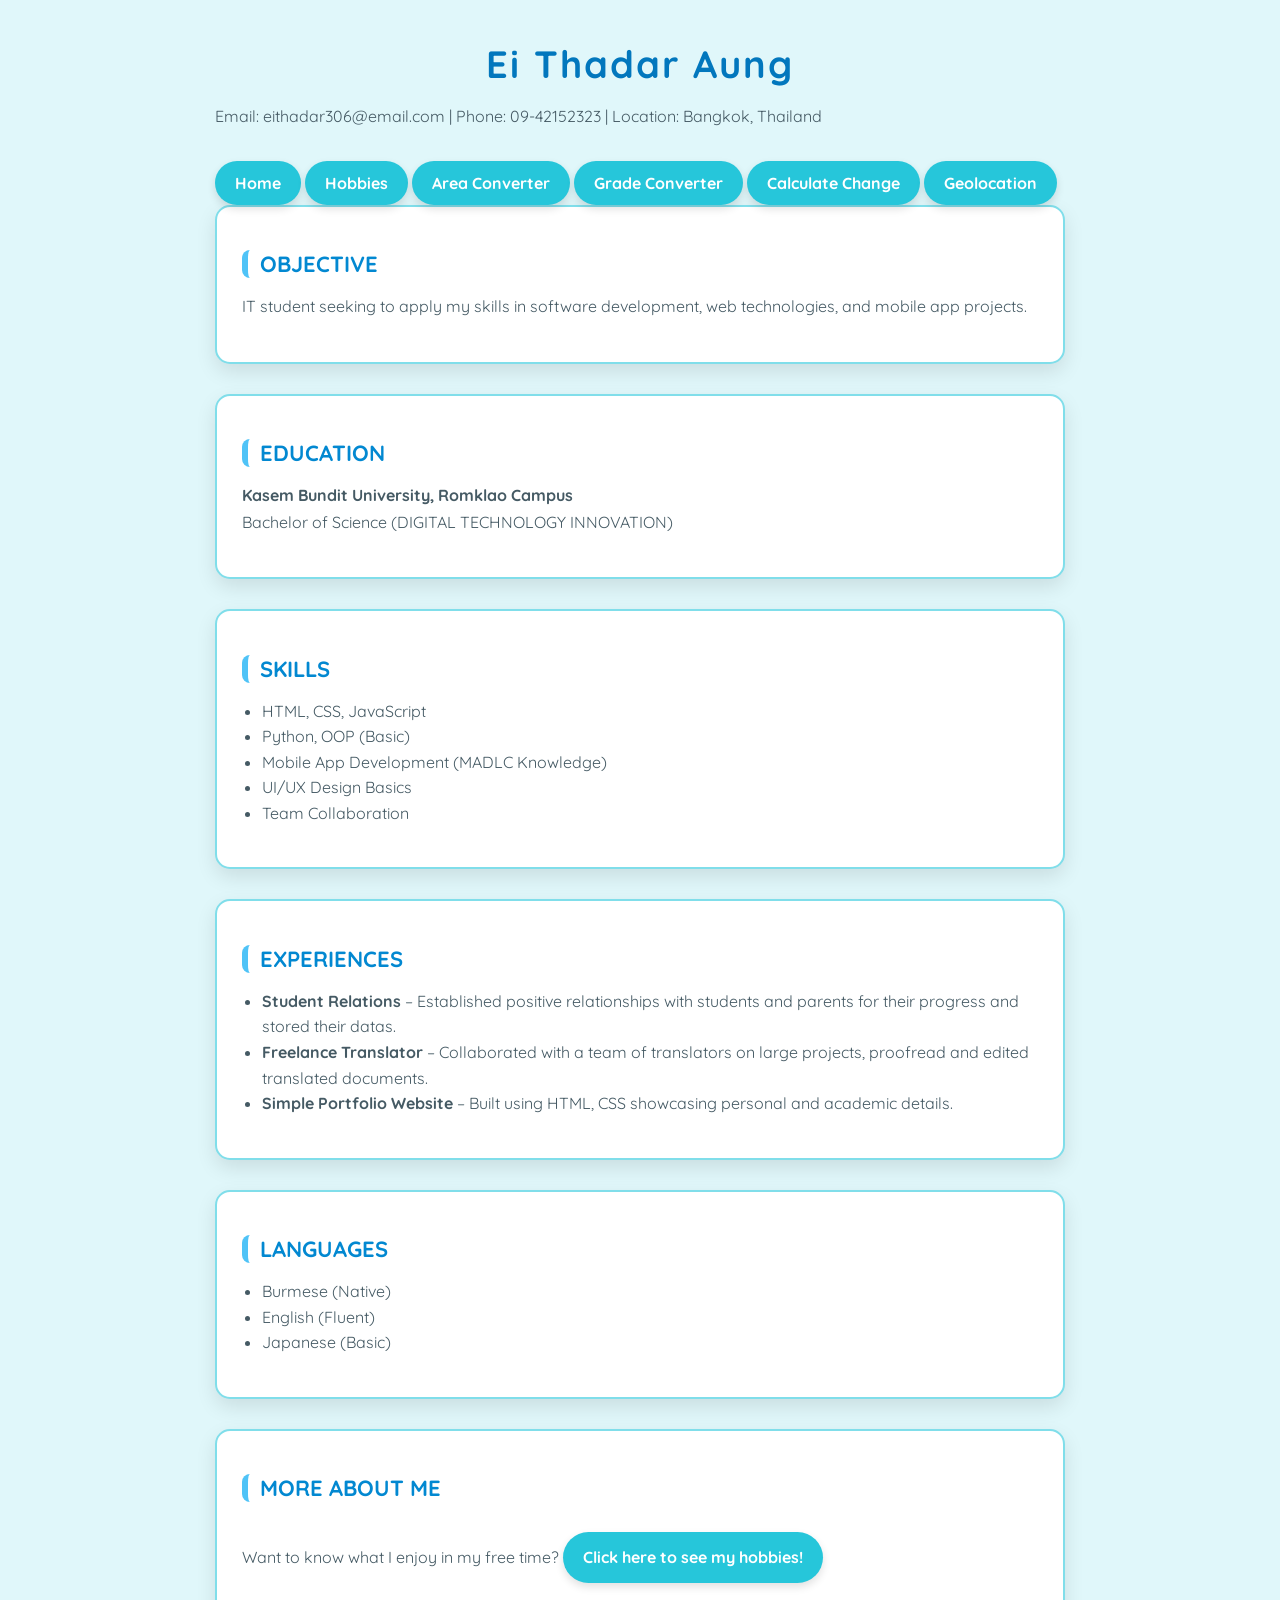
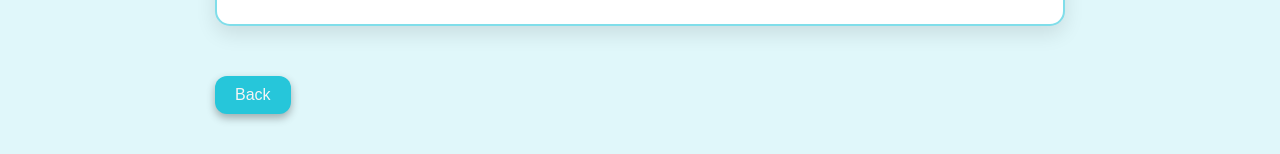
<file: index.html>
<!DOCTYPE html>
<html lang="en">
<head>
  <meta charset="UTF-8">
  <title>My Resume - Ei Thadar Aung</title>
  <link rel="stylesheet" href="style.css">
</head>

<body>

  <div class="container">
    <h1>Ei Thadar Aung</h1>
    <p>Email: eithadar306@email.com | Phone: 09-42152323 | Location: Bangkok, Thailand</p>

     <!-- Navigation Menu -->
    <nav>
      <a href="index.html">Home</a>
      <a href="hobby.html">Hobbies</a>
      <a href="area-converter.html">Area Converter</a>
      <a href="grade-converter.html">Grade Converter</a>
      <a href="calculate-change.html">Calculate Change</a>
      <a href="geolocation.html">Geolocation</a>
    </nav>
    
    <div class="section">
      <h2>Objective</h2>
      <p>IT student seeking to apply my skills in software development, web technologies, and mobile app projects.</p>
    </div>
    
    <div class="section">
      <h2>Education</h2>
      <p><strong>Kasem Bundit University, Romklao Campus</strong><br>
        Bachelor of Science (DIGITAL TECHNOLOGY INNOVATION)</p>
    </div>
    
    <div class="section">
      <h2>Skills</h2>
      <ul>
        <li>HTML, CSS, JavaScript</li>
        <li>Python, OOP (Basic)</li>
        <li>Mobile App Development (MADLC Knowledge)</li>
        <li>UI/UX Design Basics</li>
        <li>Team Collaboration</li>
      </ul>
    </div>
    
    <div class="section">
      <h2>Experiences</h2>
      <ul>
        <li><strong>Student Relations</strong> – Established positive relationships with students and parents for their progress and stored their datas.</li>
        <li><strong>Freelance Translator</strong> – Collaborated with a team of translators on large projects, proofread and edited translated documents.</li>
        <li><strong>Simple Portfolio Website</strong> – Built using HTML, CSS showcasing personal and academic details.</li>
      </ul>
    </div>
    
    <div class="section">
      <h2>Languages</h2>
      <ul>
        <li>Burmese (Native)</li>
        <li>English (Fluent)</li>
        <li>Japanese (Basic)</li>
      </ul>
    </div>

    <div class="section">
      <h2>More About Me</h2>
      <p>Want to know what I enjoy in my free time? <a href="hobby.html" target="_blank">Click here to see my hobbies!</a></p>
    </div>

    <button class="back-btn" onclick="goBack()">Back</button>
    
  </div>
  
  <script>
    function goBack() { 
      window.history.back(); 
    }
  </script>

</body>

</html>
</file>
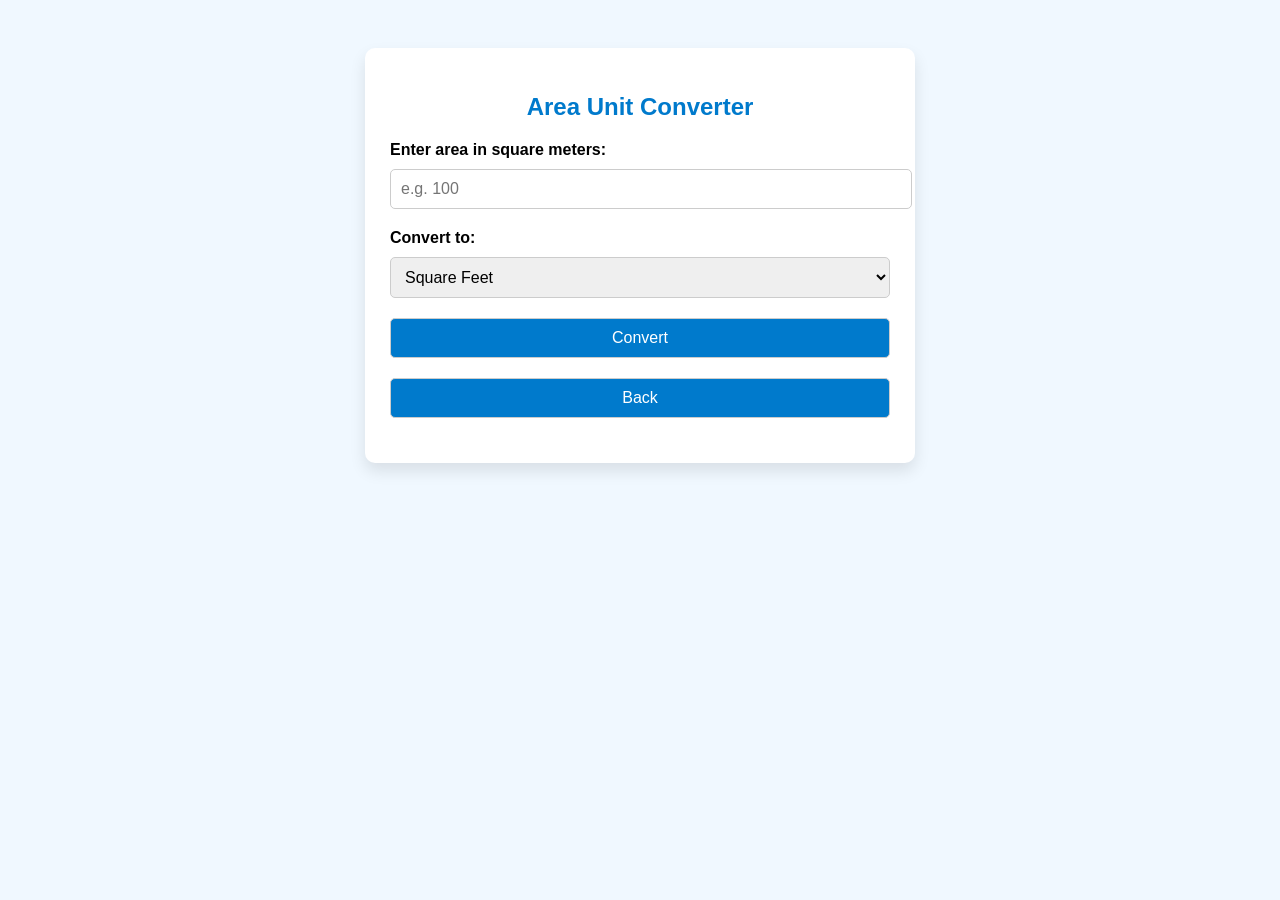
<file: area-converter.html>
<!DOCTYPE html>
<html lang="en">
<head>
  <meta charset="UTF-8">
  <title>Area Unit Converter</title>
  <style>
    body {
      font-family: Arial, sans-serif;
      background-color: #f0f8ff;
      padding: 40px;
    }
    .container {
      max-width: 500px;
      margin: auto;
      background-color: #fff;
      padding: 25px;
      border-radius: 10px;
      box-shadow: 0 8px 16px rgba(0,0,0,0.1);
    }
    h2 {
      text-align: center;
      color: #007acc;
    }
    label {
      display: block;
      margin-top: 20px;
      font-weight: bold;
    }
    input, select, button {
      width: 100%;
      padding: 10px;
      font-size: 16px;
      margin-top: 10px;
      border-radius: 5px;
      border: 1px solid #ccc;
    }
    button {
      background-color: #007acc;
      color: white;
      cursor: pointer;
      margin-top: 20px;
    }
    button:hover {
      background-color: #005f99;
    }
    #areaResult {
      margin-top: 20px;
      font-size: 18px;
      text-align: center;
      color: #333;
    }
  </style>
</head>
<body>
  <div class="container">
    <h2>Area Unit Converter</h2>

    <label for="squareMeterInput">Enter area in square meters:</label>
    <input type="number" id="squareMeterInput" placeholder="e.g. 100" min="0" step="any">

    <label for="areaUnit">Convert to:</label>
    <select id="areaUnit">
      <option value="sqft">Square Feet</option>
      <option value="sqin">Square Inches</option>
      <option value="sqkm">Square Kilometers</option>
      <option value="acre">Acres</option>
      <option value="hectare">Hectares</option>
    </select>

    <button onclick="convertArea()">Convert</button>
    <button onclick="goBack()">Back</button>

    <p id="areaResult"></p>
  </div>

  <script>
    function convertArea() {
      const sqm = parseFloat(document.getElementById("squareMeterInput").value);
      const unit = document.getElementById("areaUnit").value;
      const resultElement = document.getElementById("areaResult");

      if (isNaN(sqm) || sqm <= 0) {
        resultElement.innerHTML = "❌ Please enter a valid positive number.";
        return;
      }

      let result = "";
      switch (unit) {
        case "sqft": result = (sqm * 10.7639).toFixed(2) + " square feet"; break;
        case "sqin": result = (sqm * 1550.0031).toFixed(2) + " square inches"; break;
        case "sqkm": result = (sqm / 1e6).toFixed(6) + " square kilometers"; break;
        case "acre": result = (sqm * 0.000247105).toFixed(5) + " acres"; break;
        case "hectare": result = (sqm * 0.0001).toFixed(4) + " hectares"; break;
      }

      resultElement.innerHTML = sqm + " sq.m = " + result;
    }

    function goBack() {
      window.history.back();
    }
  </script>
</body>
</html>
</file>
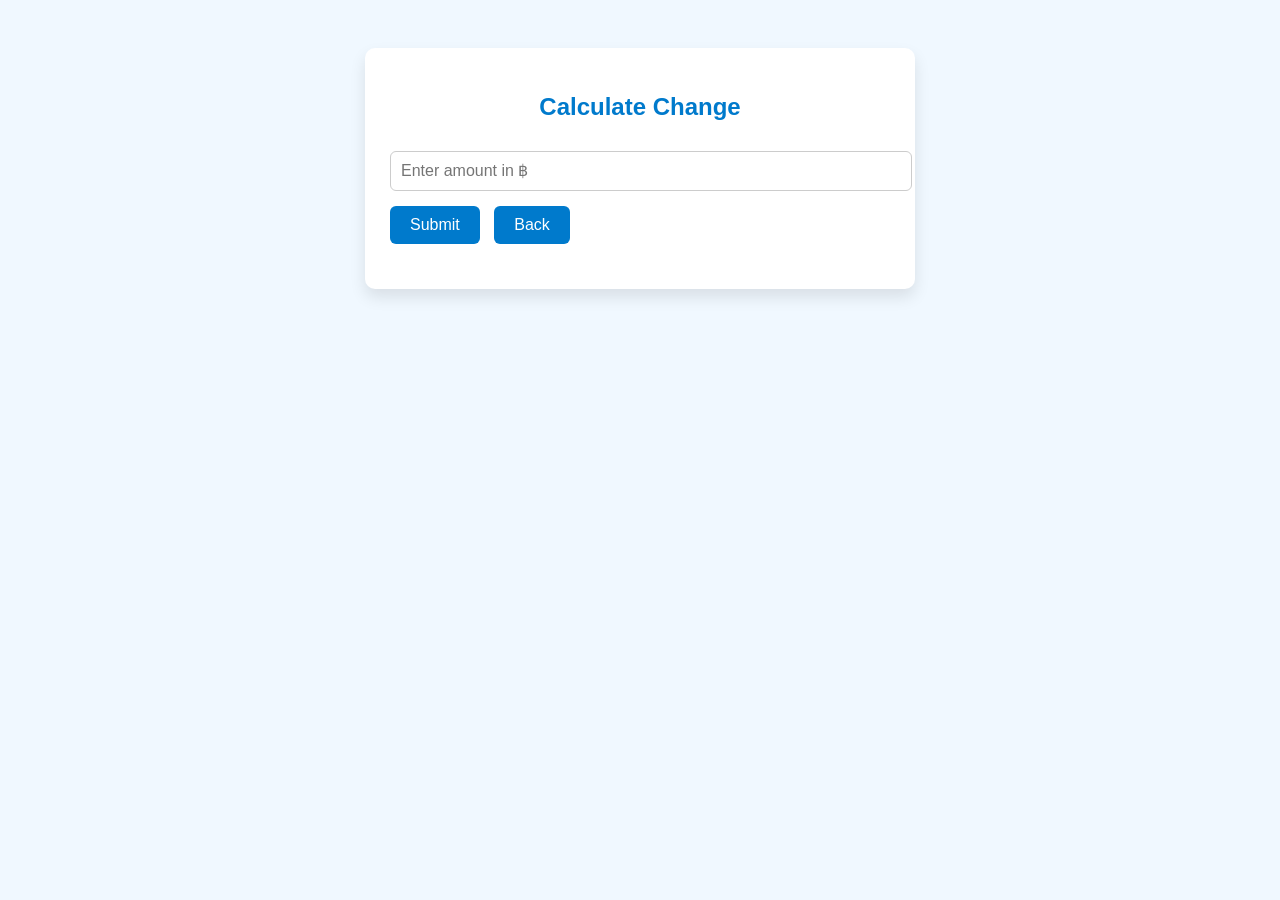
<file: calculate-change.html>
<!DOCTYPE html>
<html lang="en">
<head>
  <meta charset="UTF-8">
  <title>Calculate Change</title>
  <style>
    body {
      font-family: Arial, sans-serif;
      background-color: #f0f8ff;
      padding: 40px;
    }

    .container {
      max-width: 500px;
      margin: auto;
      background-color: #fff;
      padding: 25px;
      border-radius: 10px;
      box-shadow: 0 8px 16px rgba(0,0,0,0.1);
    }

    h2 {
      text-align: center;
      color: #007acc;
    }

    label {
      display: block;
      margin-top: 20px;
      font-weight: bold;
    }

    input[type="number"] {
      width: 100%;
      padding: 10px;
      font-size: 16px;
      margin-top: 10px;
      margin-bottom: 15px;
      border: 1px solid #ccc;
      border-radius: 6px;
    }

    button {
      background-color: #007acc;
      color: white;
      cursor: pointer;
      padding: 10px 20px;
      border: none;
      border-radius: 6px;
      font-size: 16px;
      margin-right: 10px;
    }

    button:hover {
      background-color: #005f99;
    }

    #result {
      margin-top: 20px;
      font-size: 18px;
      text-align: center;
      color: #333;
    }

    .coin {
      margin: 5px 0;
    }

    .error {
      color: red;
    }
  </style>
</head>
<body>

  <div class="container">
    <h2>Calculate Change</h2>
    <input type="number" id="amount" placeholder="Enter amount in ฿">
    <button onclick="calculateChange()">Submit</button>
    <button onclick="goBack()">Back</button>
    <div id="result"></div>
  </div>

  <script>
    function calculateChange() {
      const amountInput = document.getElementById("amount").value.trim();
      const resultBox = document.getElementById("result");
      let amount = parseInt(amountInput);

      if (isNaN(amount) || amount <= 0) {
        resultBox.innerHTML = "<span class='error'>❌ Please enter a valid amount greater than 0.</span>";
        return;
      }

      const denominations = [500, 100, 50, 20, 1];
      let resultHTML = "<strong>Change Breakdown:</strong><br>";

      for (let baht of denominations) {
        const count = Math.floor(amount / baht);
        if (count > 0) {
          resultHTML += `<div class="coin">${count} of ฿${baht}</div>`;
          amount %= baht;
        }
      }

      resultBox.innerHTML = resultHTML;
    }

    function goBack() {
      window.history.back();
    }
  </script>

</body>
</html>
</file>
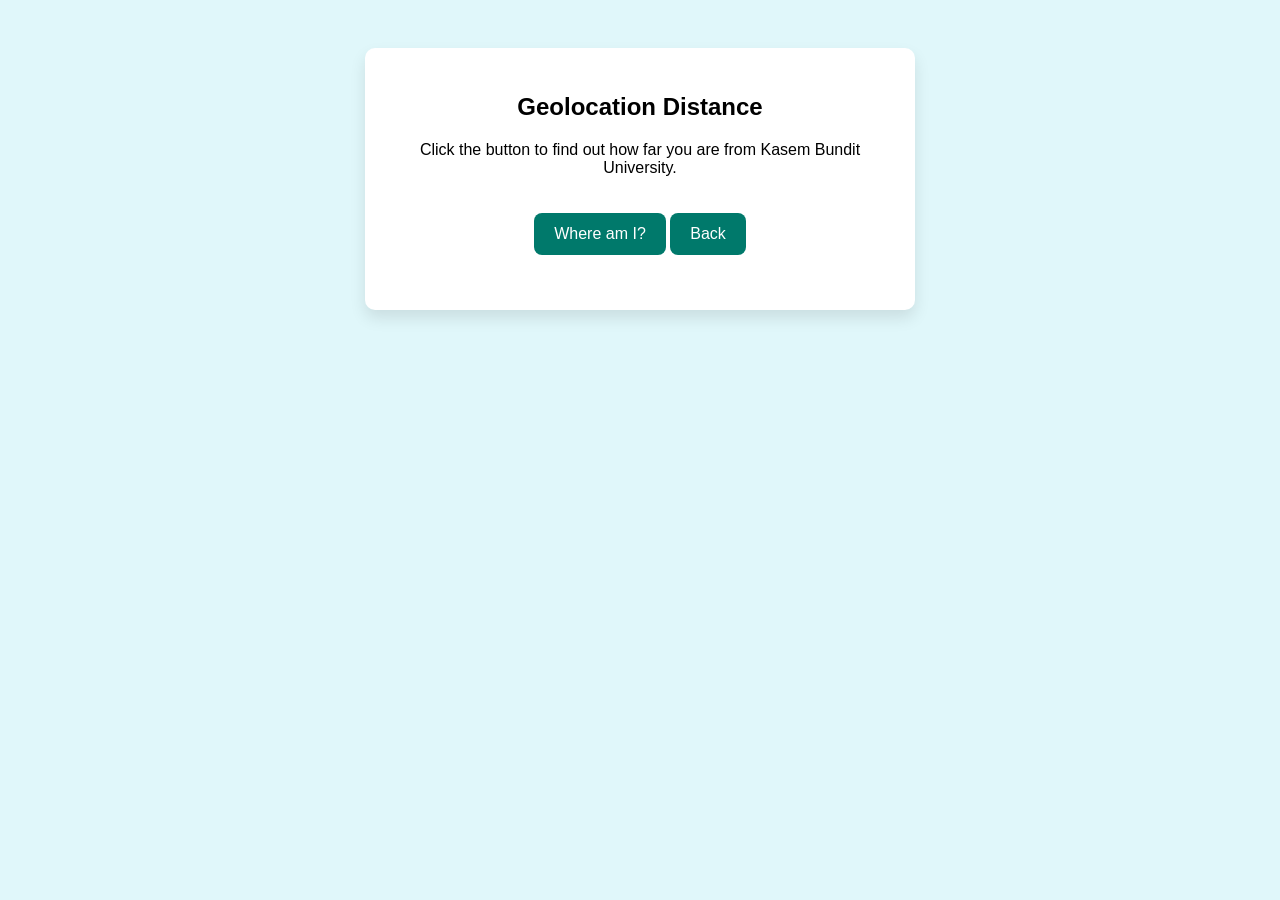
<file: geolocation.html>
<!DOCTYPE html>
<html lang="en">
<head>
  <meta charset="UTF-8">
  <title>Geolocation Distance</title>
  <style>
    body {
      font-family: Arial, sans-serif;
      background-color: #e0f7fa;
      padding: 40px;
      text-align: center;
    }

    .container {
      max-width: 500px;
      margin: auto;
      background-color: #ffffff;
      padding: 25px;
      border-radius: 10px;
      box-shadow: 0 8px 16px rgba(0, 0, 0, 0.1);
    }

    button {
      background-color: #00796b;
      color: white;
      padding: 12px 20px;
      font-size: 16px;
      border: none;
      border-radius: 8px;
      cursor: pointer;
      margin-top: 20px;
    }

    button:hover {
      background-color: #004d40;
    }

    #output {
      margin-top: 30px;
      font-size: 18px;
      color: #333;
    }

    .error {
      color: red;
    }
  </style>
</head>
<body>
  <div class="container">
    <h2>Geolocation Distance</h2>
    <p>Click the button to find out how far you are from Kasem Bundit University.</p>
    <button onclick="findDistance()">Where am I?</button>
    <button onclick="window.history.back()">Back</button>
    <div id="output"></div>
  </div>

  <script>
    const uniLat = 13.805392901238022;
    const uniLon = 100.73962177144537;

    function findDistance() {
      const output = document.getElementById("output");

      if (!navigator.geolocation) {
        output.innerHTML = "<span class='error'>Geolocation is not supported by your browser.</span>";
        return;
      }

      navigator.geolocation.getCurrentPosition(success, error);

      function success(position) {
        const userLat = position.coords.latitude;
        const userLon = position.coords.longitude;

        const distance = getDistanceFromLatLonInKm(userLat, userLon, uniLat, uniLon).toFixed(2);

        output.innerHTML = `You're <strong>${distance} km</strong> away from Kasem Bundit University.`;
      }

      function error() {
        output.innerHTML = "<span class='error'>Unable to retrieve your location.</span>";
      }
    }

    // Haversine Formula to calculate distance between two lat/lon points
    function getDistanceFromLatLonInKm(lat1, lon1, lat2, lon2) {
      const R = 6371; // Radius of the Earth in km
      const dLat = deg2rad(lat2 - lat1);
      const dLon = deg2rad(lon2 - lon1);
      const a =
        Math.sin(dLat / 2) * Math.sin(dLat / 2) +
        Math.cos(deg2rad(lat1)) * Math.cos(deg2rad(lat2)) *
        Math.sin(dLon / 2) * Math.sin(dLon / 2);
      const c = 2 * Math.atan2(Math.sqrt(a), Math.sqrt(1 - a));
      return R * c;
    }

    function deg2rad(deg) {
      return deg * (Math.PI / 180);
    }
  </script>
</body>

</html>
</file>
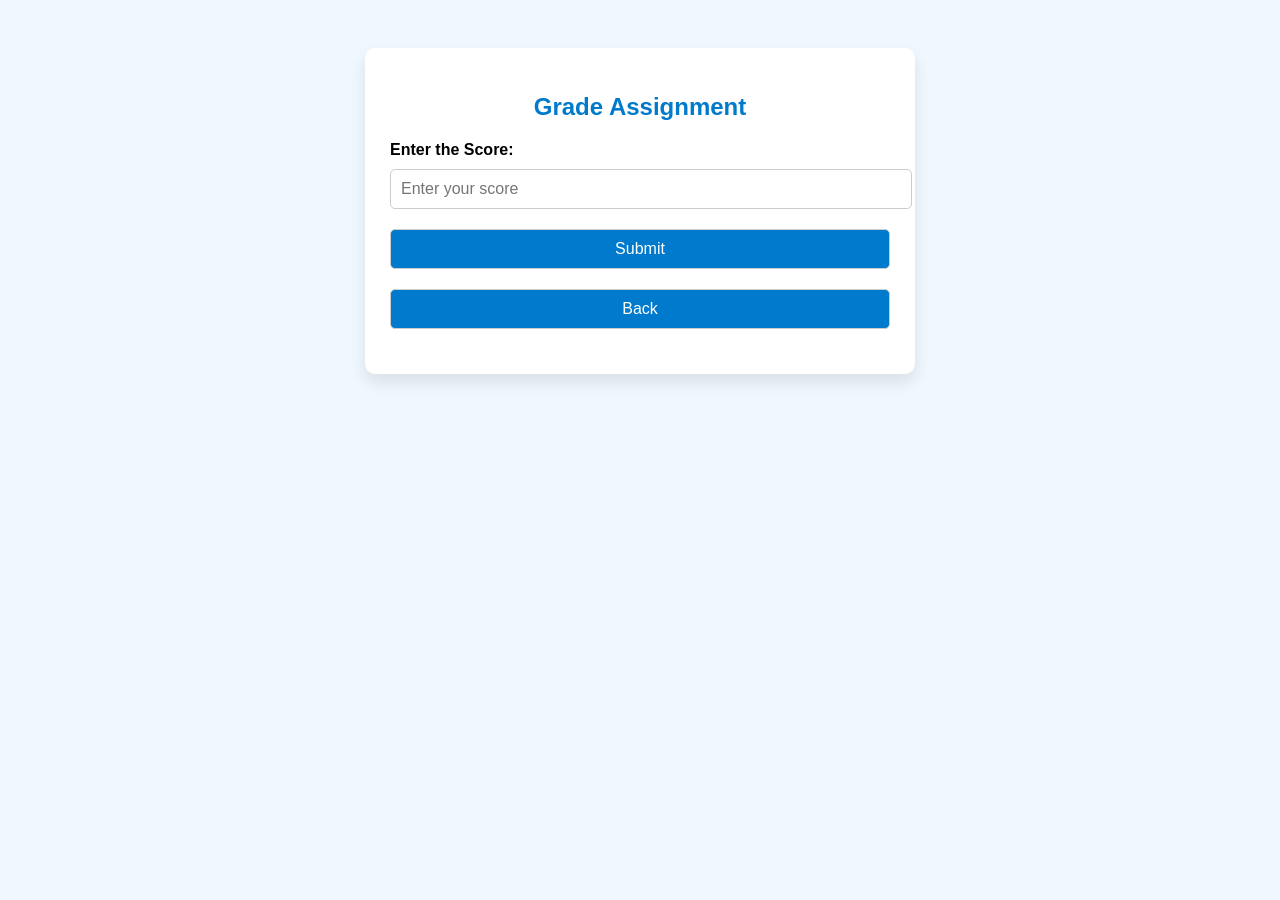
<file: grade-converter.html>
<!DOCTYPE html>
<html lang="en">
<head>
  <meta charset="UTF-8">
  <title>Grade Assignment</title>
  <style>
    body {
      font-family: Arial, sans-serif;
      background-color: #f0f8ff;
      padding: 40px;
    }
    .container {
      max-width: 500px;
      margin: auto;
      background-color: #fff;
      padding: 25px;
      border-radius: 10px;
      box-shadow: 0 8px 16px rgba(0,0,0,0.1);
    }
    h2 {
      text-align: center;
      color: #007acc;
    }
    label {
      display: block;
      margin-top: 20px;
      font-weight: bold;
    }
    input, button {
      width: 100%;
      padding: 10px;
      font-size: 16px;
      margin-top: 10px;
      border-radius: 5px;
      border: 1px solid #ccc;
    }
    button {
      background-color: #007acc;
      color: white;
      cursor: pointer;
      margin-top: 20px;
    }
    button:hover {
      background-color: #005f99;
    }
    #gradeResult {
      margin-top: 20px;
      font-size: 18px;
      text-align: center;
      color: #333;
    }
    #error {
      color: red;
      text-align: center;
    }
  </style>
</head>
<body>

  <div class="container">
    <h2>Grade Assignment</h2>

    <label for="scoreInput">Enter the Score:</label>
    <input type="number" id="scoreInput" placeholder="Enter your score" min="0" max="100" step="any">

    <button onclick="calculateGrade()">Submit</button>
    <button onclick="goBack()">Back</button>

    <p id="gradeResult"></p>
    <p id="error"></p>
  </div>

  <script>
    function calculateGrade() {
      var score = parseFloat(document.getElementById("scoreInput").value);
      var resultElement = document.getElementById("gradeResult");
      var errorElement = document.getElementById("error");

      errorElement.innerHTML = "";
      resultElement.innerHTML = "";

      if (isNaN(score) || score < 0 || score > 100) {
        errorElement.innerHTML = "❌ Please enter a valid score between 0 and 100.";
        return;
      }

      var grade = "";
      if (score >= 90) grade = "A";
      else if (score >= 80) grade = "B";
      else if (score >= 70) grade = "C";
      else if (score >= 60) grade = "D";
      else grade = "F";

      resultElement.innerHTML = "You got " + grade + " grade.";
    }

    function goBack() {
      window.history.back();
    }
  </script>

</body>
</html>
</file>
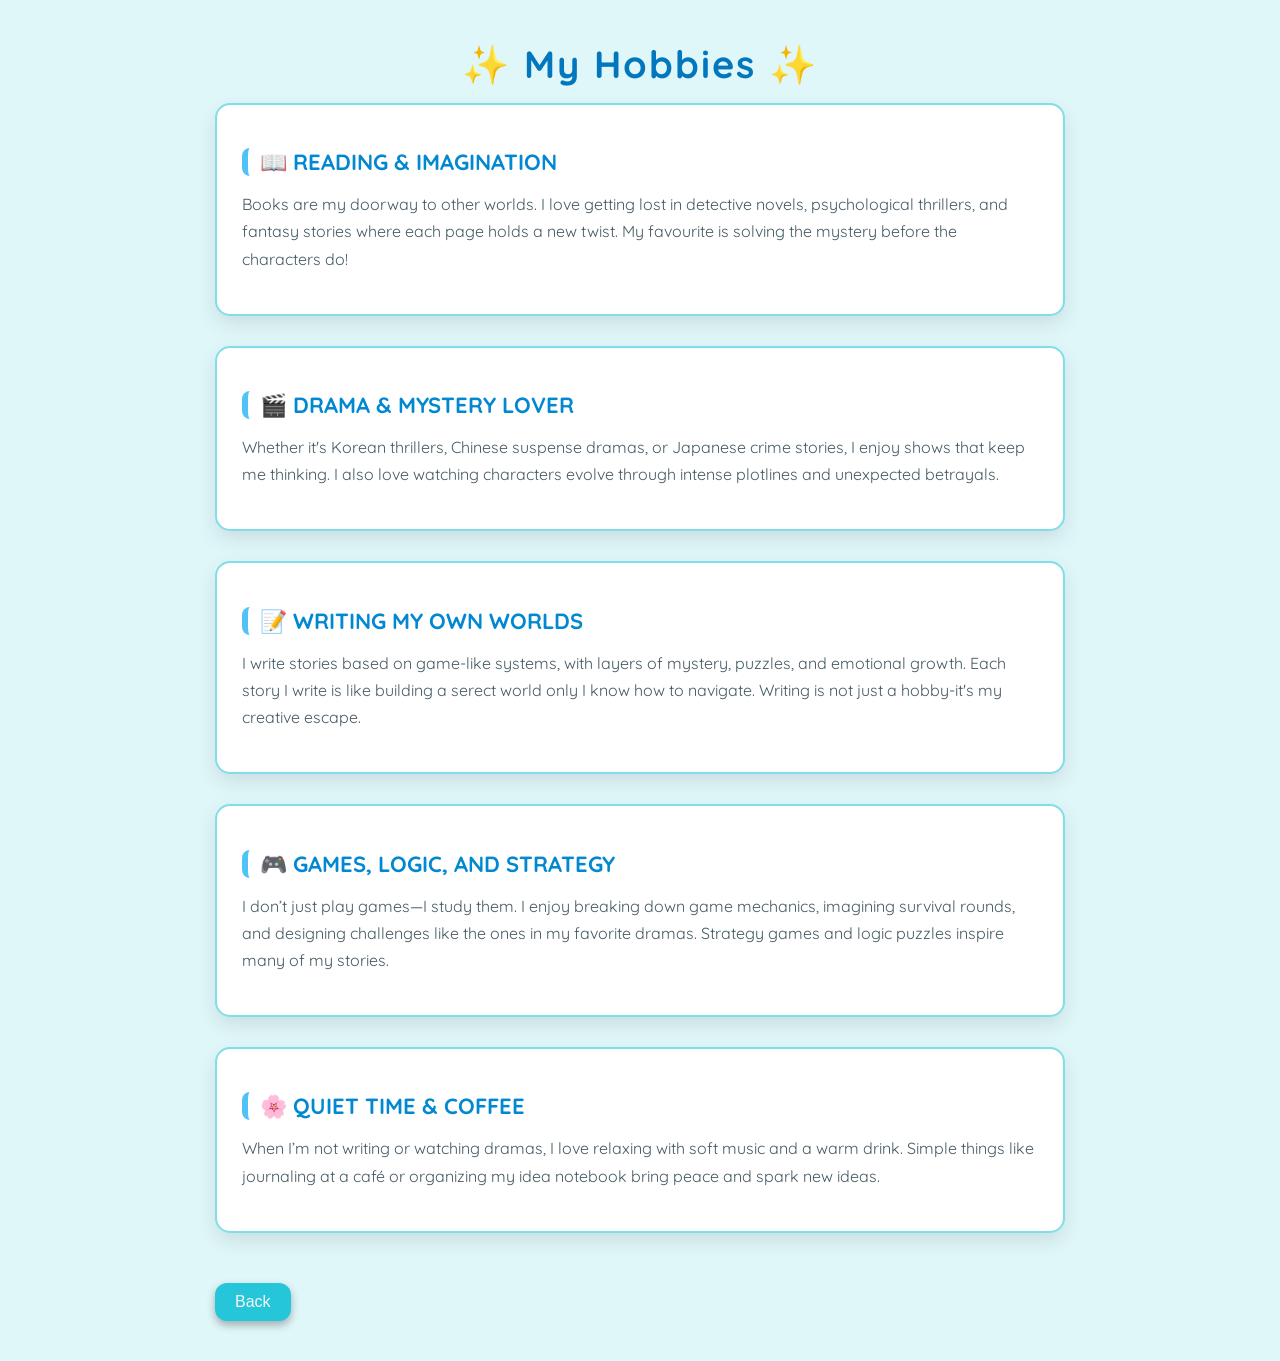
<file: hobby.html>
<!DOCTYPE html>
<html lang="en">
<head>
  <meta charset="UTF-8">
  <title>My Hobby - Ei Thadar Aung</title>
  <link rel="stylesheet" href="style.css">
</head>

<body>

  <div class="container">
    <h1>✨ My Hobbies ✨</h1>

    <div class="section">
        <h2>📖 Reading & Imagination</h2>
        <p>Books are my doorway to other worlds. I love getting lost in detective novels, psychological thrillers, and fantasy stories where each page holds a new twist. My favourite is solving the mystery before the characters do!</p>
    </div>
    
    <div class="section">
        <h2>🎬 Drama & Mystery Lover</h2>
        <p>Whether it's Korean thrillers, Chinese suspense dramas, or Japanese crime stories, I enjoy shows that keep me thinking. I also love watching characters evolve through intense plotlines and unexpected betrayals.</p>
    </div>
    
    <div class="section">
        <h2>📝 Writing My Own Worlds</h2>
        <p>I write stories based on game-like systems, with layers of mystery, puzzles, and emotional growth. Each story I write is like building a serect world only I know how to navigate. Writing is not just a hobby-it's my creative escape.</p>
    </div>
    
    <div class="section">
        <h2>🎮 Games, Logic, and Strategy</h2>
        <p>I don’t just play games—I study them. I enjoy breaking down game mechanics, imagining survival rounds, and designing challenges like the ones in my favorite dramas. Strategy games and logic puzzles inspire many of my stories.</p>
    </div>
    
    <div class="section">
        <h2>🌸 Quiet Time & Coffee</h2>
        <p>When I’m not writing or watching dramas, I love relaxing with soft music and a warm drink. Simple things like journaling at a café or organizing my idea notebook bring peace and spark new ideas.</p>
    </div>

    <button class="back-btn" onclick="goBack()">Back</button>
    
  </div>
  
  <script>
    function goBack() { 
      window.history.back(); 
    }
  </script>

</body>

</html>
</file>
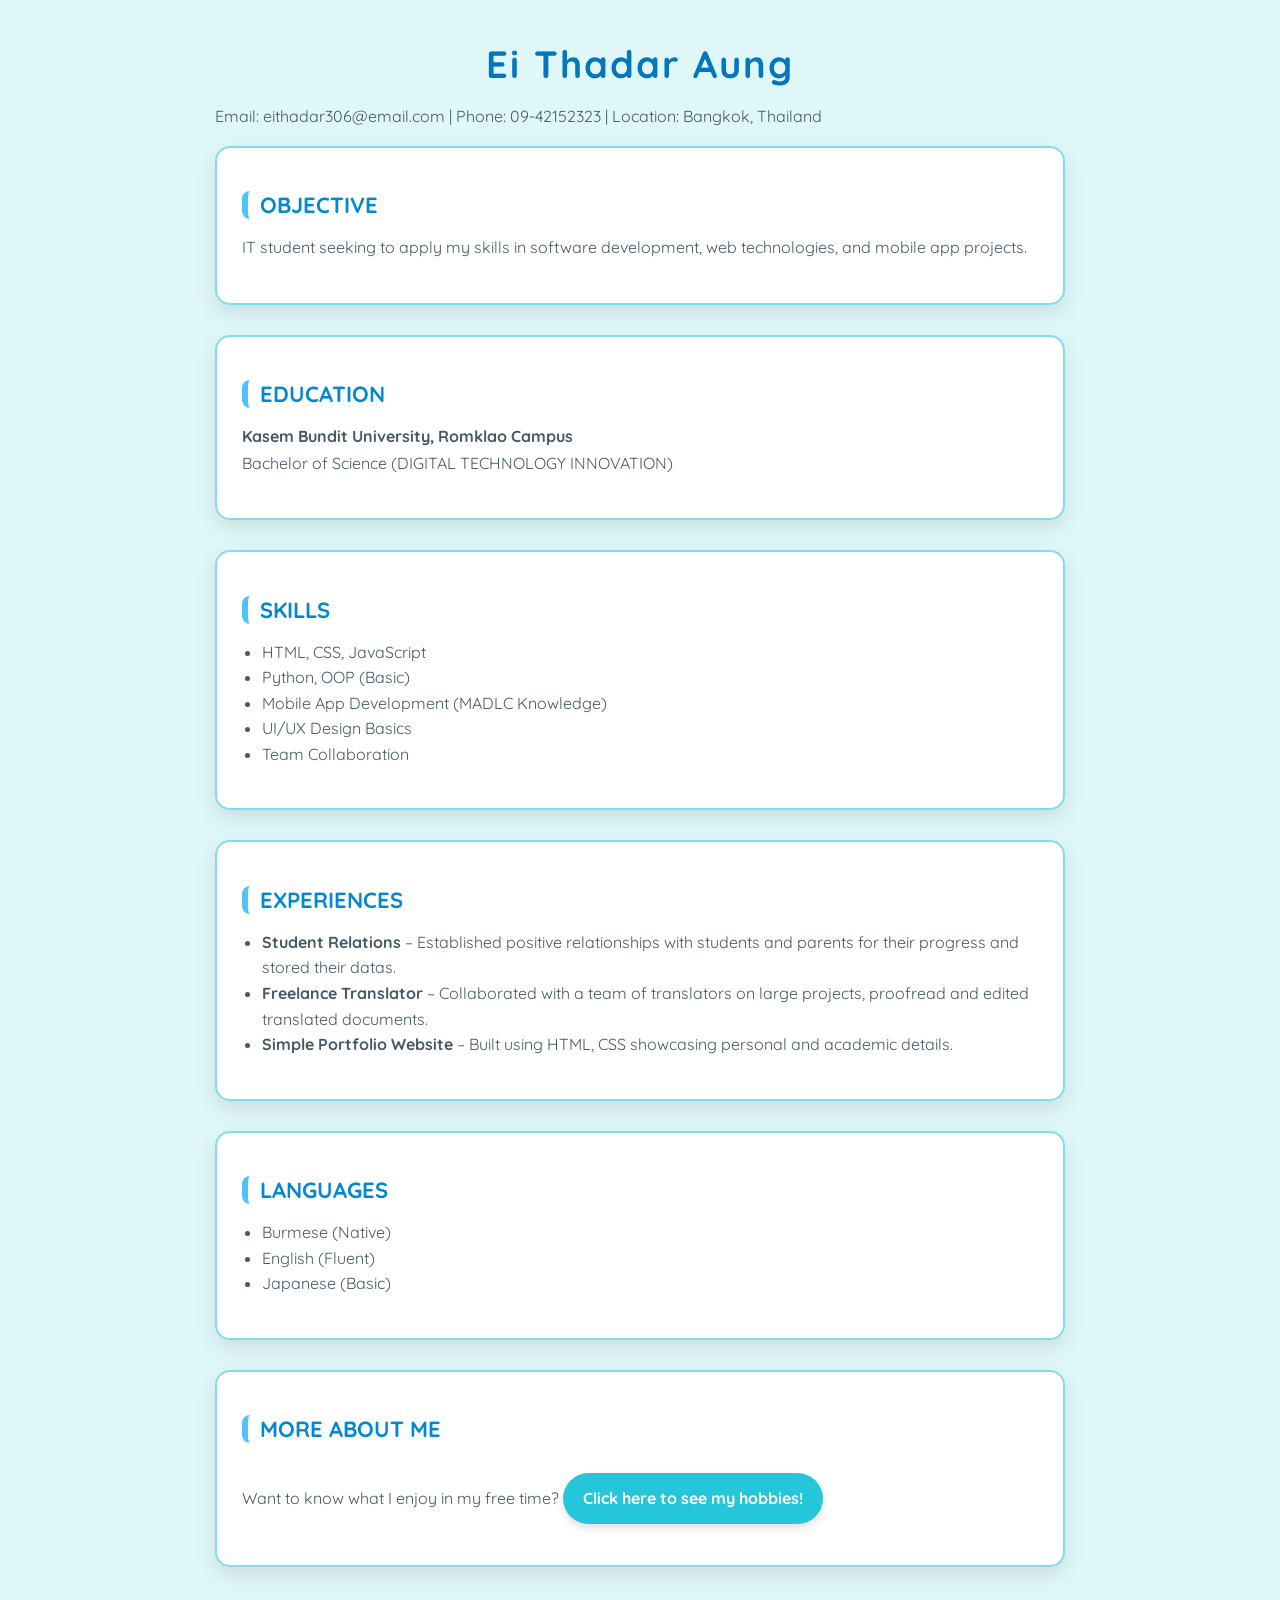
<file: resume.html>
<!DOCTYPE html>
<html lang="en">
<head>
  <meta charset="UTF-8">
  <title>My Resume - Ei Thadar Aung</title>
  <link rel="stylesheet" href="style.css">
</head>

<body>

  <div class="container">
    <h1>Ei Thadar Aung</h1>
    <p>Email: eithadar306@email.com | Phone: 09-42152323 | Location: Bangkok, Thailand</p>
    
    <div class="section">
      <h2>Objective</h2>
      <p>IT student seeking to apply my skills in software development, web technologies, and mobile app projects.</p>
    </div>
    
    <div class="section">
      <h2>Education</h2>
      <p><strong>Kasem Bundit University, Romklao Campus</strong><br>
        Bachelor of Science (DIGITAL TECHNOLOGY INNOVATION)</p>
    </div>
    
    <div class="section">
      <h2>Skills</h2>
      <ul>
        <li>HTML, CSS, JavaScript</li>
        <li>Python, OOP (Basic)</li>
        <li>Mobile App Development (MADLC Knowledge)</li>
        <li>UI/UX Design Basics</li>
        <li>Team Collaboration</li>
      </ul>
    </div>
    
    <div class="section">
      <h2>Experiences</h2>
      <ul>
        <li><strong>Student Relations</strong> – Established positive relationships with students and parents for their progress and stored their datas.</li>
        <li><strong>Freelance Translator</strong> – Collaborated with a team of translators on large projects, proofread and edited translated documents.</li>
        <li><strong>Simple Portfolio Website</strong> – Built using HTML, CSS showcasing personal and academic details.</li>
      </ul>
    </div>
    
    <div class="section">
      <h2>Languages</h2>
      <ul>
        <li>Burmese (Native)</li>
        <li>English (Fluent)</li>
        <li>Japanese (Basic)</li>
      </ul>
    </div>

    <div class="section">
      <h2>More About Me</h2>
      <p>Want to know what I enjoy in my free time? <a href="hobby.html" target="_blank">Click here to see my hobbies!</a></p>
    </div>
  </div>

</body>
</html>
</file>
<file: style.css>
/* style.css */
@import url('https://fonts.googleapis.com/css2?family=Quicksand:wght@400;600&display=swap');

body {
  font-family: 'Quicksand', Tahoma, Geneva, Verdana, sans-serif;
  margin: 40px;
  background-color: #e0f7fa;
  color: #455a64;
}

h1 {
  text-align: center;
  color: #0277bd;
  font-size: 38px;
  font-weight: bold;
  letter-spacing: 2px;
  margin-bottom: 15px;
}

h2 {
  color: #0288d1;
  border-left: 6px solid #4fc3f7;
  padding-left: 12px;
  background-color: #ffffff;
  margin-bottom: 15px;
  border-radius: 8px;
  font-size: 22px;
  text-transform: uppercase;
}

.section {
  background-color: #ffffff;
  padding: 25px;
  border-radius: 15px;
  margin-bottom: 30px;
  box-shadow: 0 8px 20px rgba(0, 0, 0, 0.1);
  border: 2px solid #80deea;
}

p {
  line-height: 1.7;
  font-size: 16px;
  margin-top: 8px;
}

ul {
  padding-left: 20px;
  font-size: 16px;
  line-height: 1.6;
}

.container {
  max-width: 850px;
  margin: auto;
}

a {
  color: #ffffff;
  background-color: #26c6da;
  text-decoration: none;
  padding: 12px 20px;
  border-radius: 30px;
  font-weight: bold;
  display: inline-block;
  margin-top: 15px;
  transition: background-color 0.3s ease, transform 0.3s ease;
  box-shadow: 0 4px 8px rgba(0, 0, 0, 0.12);
}

a:hover {
  background-color: #0097a7;
  transform: scale(1.05);
}

a:active {
  transform: scale(1.03);
  box-shadow: 0 2px 4px rgba(0, 0, 0, 0.1);
}

.back-btn {
  background-color: #26c6da; 
  color: #f5f5f5; 
  border: none;
  padding: 10px 20px;
  border-radius: 12px; 
  font-size: 16px;
  cursor: pointer;
  transition: all 0.3s ease;
  margin-top: 20px;
  display: inline-block;
  box-shadow: 0 4px 8px rgba(0,0,0,0.3);
}

.back-btn:hover {
  background-color: #444;
  transform: scale(1.05);
}
</file>
